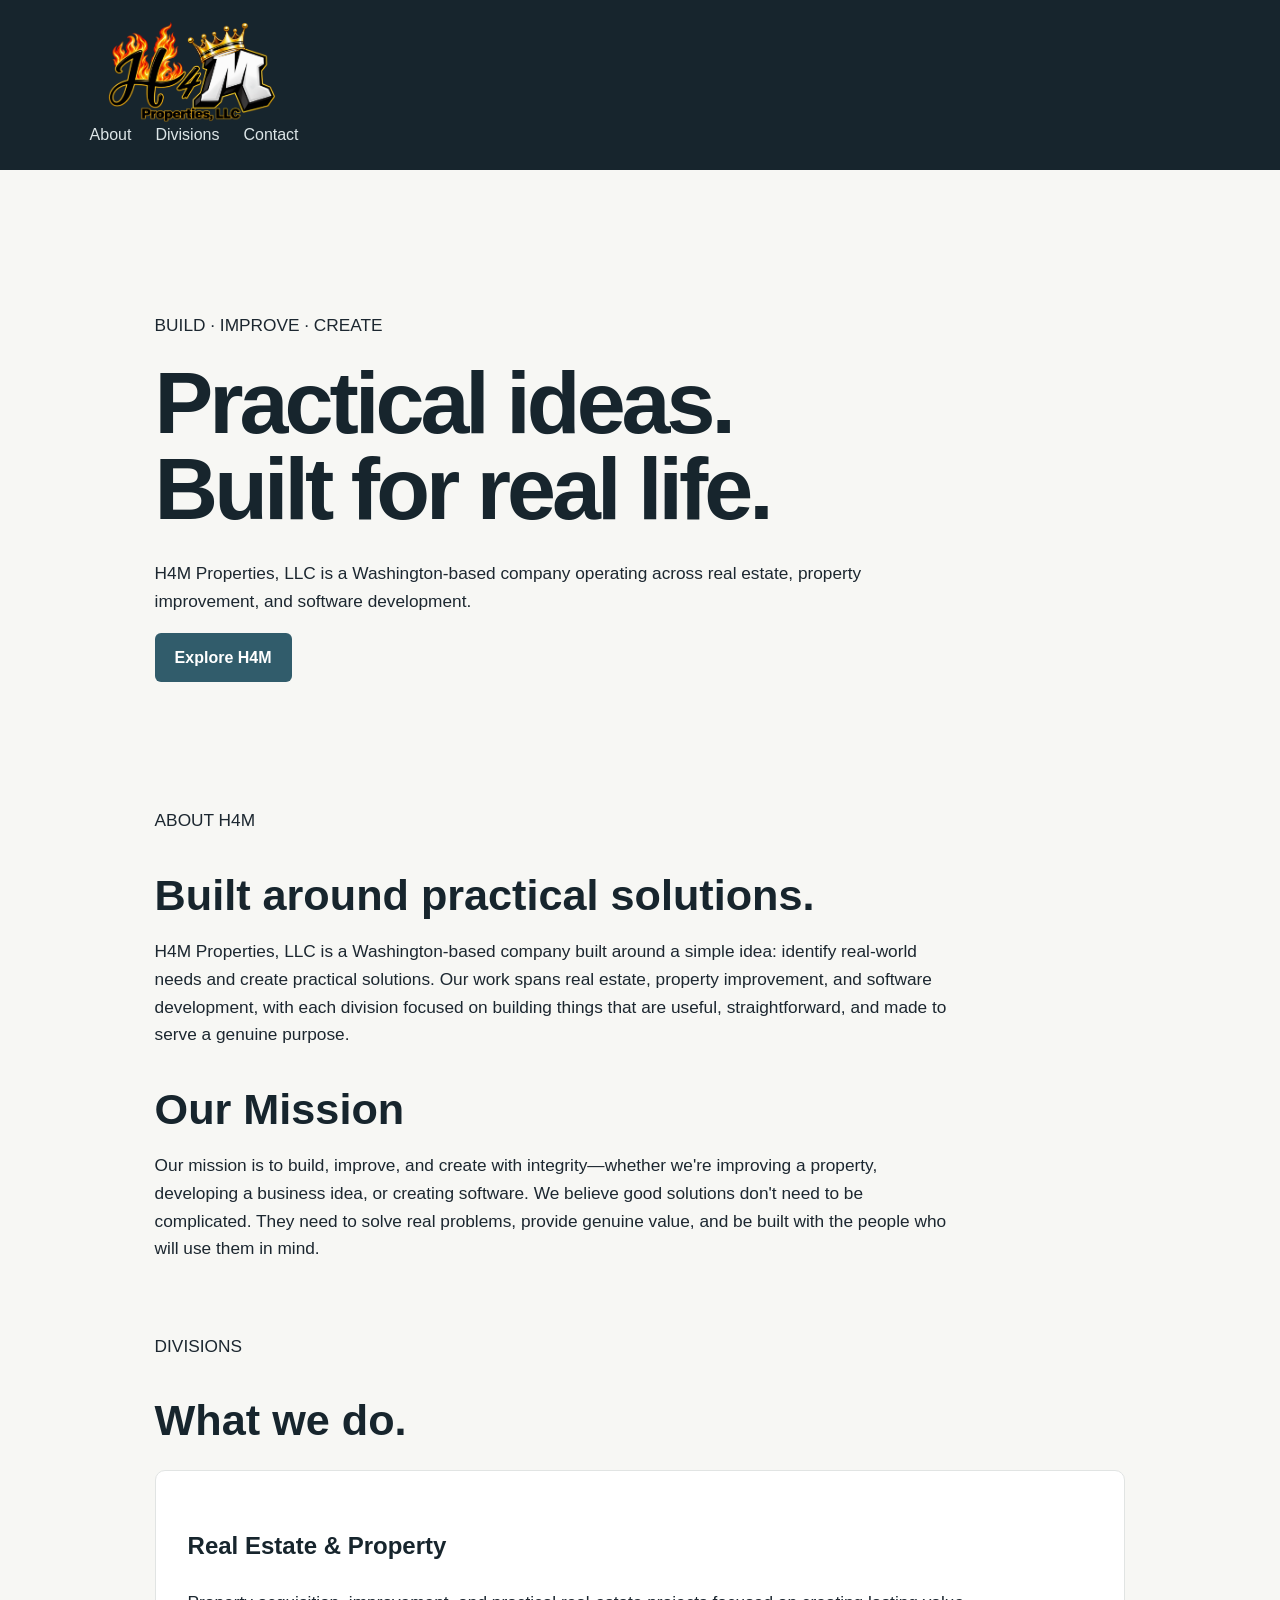
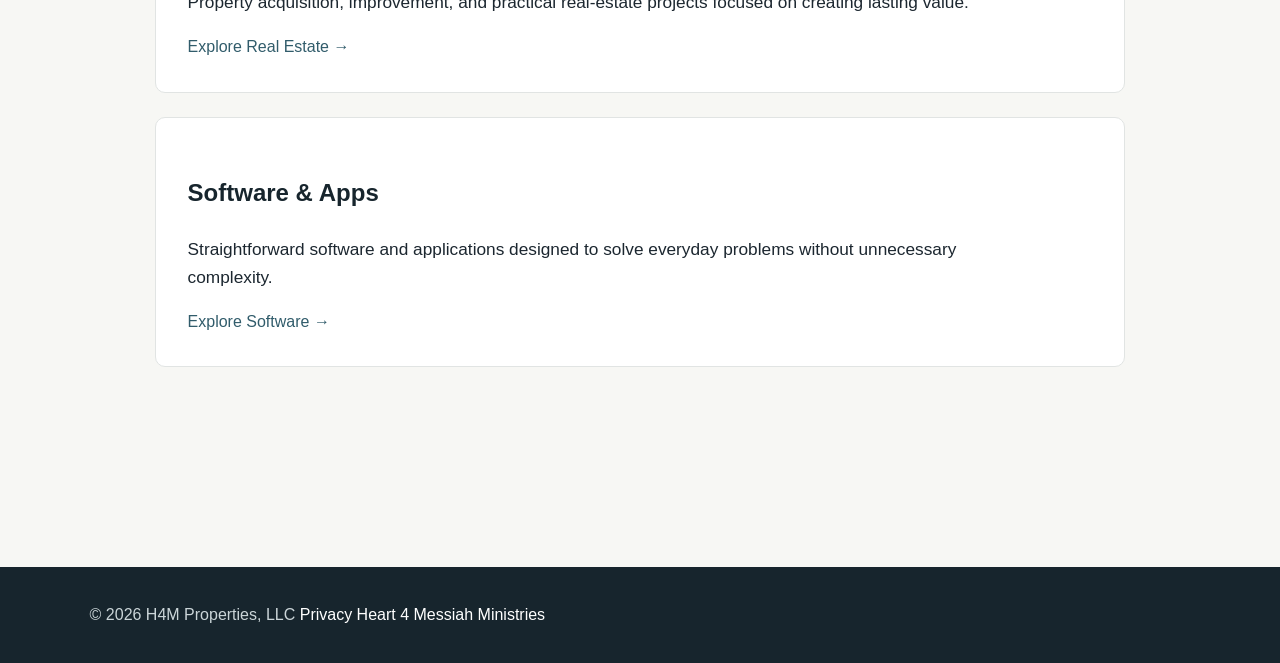
<file: index.html>
<!doctype html>
<html lang="en">
<head>
  <meta charset="utf-8">
  <meta name="viewport" content="width=device-width, initial-scale=1">
  <title>H4M Properties, LLC</title>
  <link rel="stylesheet" href="styles.css">
</head>

<body>

  <header>
    <div class="wrap nav">
      <a class="brand" href="index.html">
        <img src="h4m-logo.png" alt="H4M Properties, LLC">
      </a>

      <nav>
        <a href="#about">About</a>
        <a href="#divisions">Divisions</a>
        <a href="contact.html">Contact</a>
      </nav>
    </div>
  </header>

  <main>

    <section class="hero">
      <div class="wrap">
        <p class="eyebrow">BUILD · IMPROVE · CREATE</p>

        <h1>Practical ideas.<br>Built for real life.</h1>

        <p>
          H4M Properties, LLC is a Washington-based company operating across
          real estate, property improvement, and software development.
        </p>

        <a class="button" href="#about">Explore H4M</a>
      </div>
    </section>

    <section class="section" id="about">
      <div class="wrap content">
        <p class="eyebrow">ABOUT H4M</p>

        <h2>Built around practical solutions.</h2>

        <p>
          H4M Properties, LLC is a Washington-based company built around a
          simple idea: identify real-world needs and create practical solutions.
          Our work spans real estate, property improvement, and software
          development, with each division focused on building things that are
          useful, straightforward, and made to serve a genuine purpose.
        </p>

        <h2>Our Mission</h2>

        <p>
          Our mission is to build, improve, and create with integrity—whether
          we're improving a property, developing a business idea, or creating
          software. We believe good solutions don't need to be complicated.
          They need to solve real problems, provide genuine value, and be built
          with the people who will use them in mind.
        </p>
      </div>
    </section>

    <section class="section" id="divisions">
      <div class="wrap">
        <p class="eyebrow">DIVISIONS</p>

        <h2>What we do.</h2>

        <div class="grid">
          <div class="card">
            <h3>Real Estate &amp; Property</h3>
            <p>
              Property acquisition, improvement, and practical real-estate
              projects focused on creating lasting value.
            </p>
            <a href="real-estate.html">Explore Real Estate →</a>
          </div>

          <div class="card">
            <h3>Software &amp; Apps</h3>
            <p>
              Straightforward software and applications designed to solve
              everyday problems without unnecessary complexity.
            </p>
            <a href="software.html">Explore Software →</a>
          </div>
        </div>
      </div>
    </section>
  </main>
 <footer>
    <div class="wrap foot">
      <span>© 2026 H4M Properties, LLC <a href="privacy.html">Privacy</a></span>
<span><a href="https://heart4messiah.com" target="_blank" rel="noopener noreferrer">Heart 4 Messiah Ministries</a></span>
   </div>
  </footer>
</body>
</html>
</file>
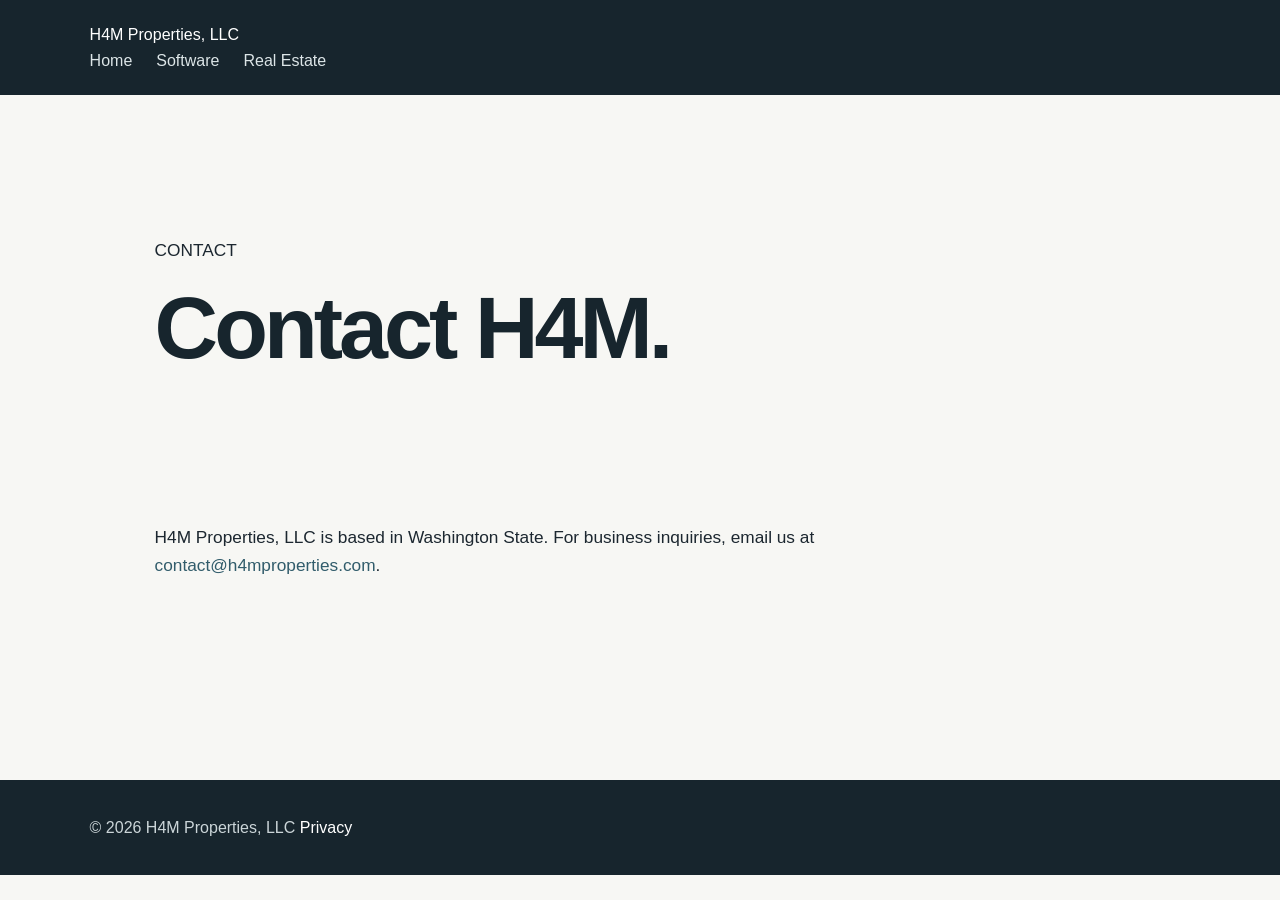
<file: contact.html>
<!doctype html>
<html lang="en">
<head>
  <meta charset="utf-8">
  <meta name="viewport" content="width=device-width, initial-scale=1">
  <title>Contact | H4M Properties, LLC</title>
  <link rel="stylesheet" href="styles.css">
</head>

<body>
  <header>
    <div class="wrap nav">
      <a class="brand" href="index.html">H4M <span>Properties, LLC</span></a>
      <nav>
        <a href="index.html">Home</a>
        <a href="software.html">Software</a>
        <a href="real-estate.html">Real Estate</a>
      </nav>
    </div>
  </header>

  <main>
    <section class="pagehead">
      <div class="wrap">
        <p class="eyebrow">CONTACT</p>
        <h1>Contact H4M.</h1>
      </div>
    </section>

    <section class="section">
      <div class="wrap content">
        <p>
          H4M Properties, LLC is based in Washington State.
          For business inquiries, email us at
          <a href="mailto:contact@h4mproperties.com">contact@h4mproperties.com</a>.
        </p>
      </div>
    </section>
  </main>

  <footer>
    <div class="wrap foot">
      <span>© 2026 H4M Properties, LLC</span>
      <span><a href="privacy.html">Privacy</a></span>
    </div>
  </footer>
</body>
</html>
</file>
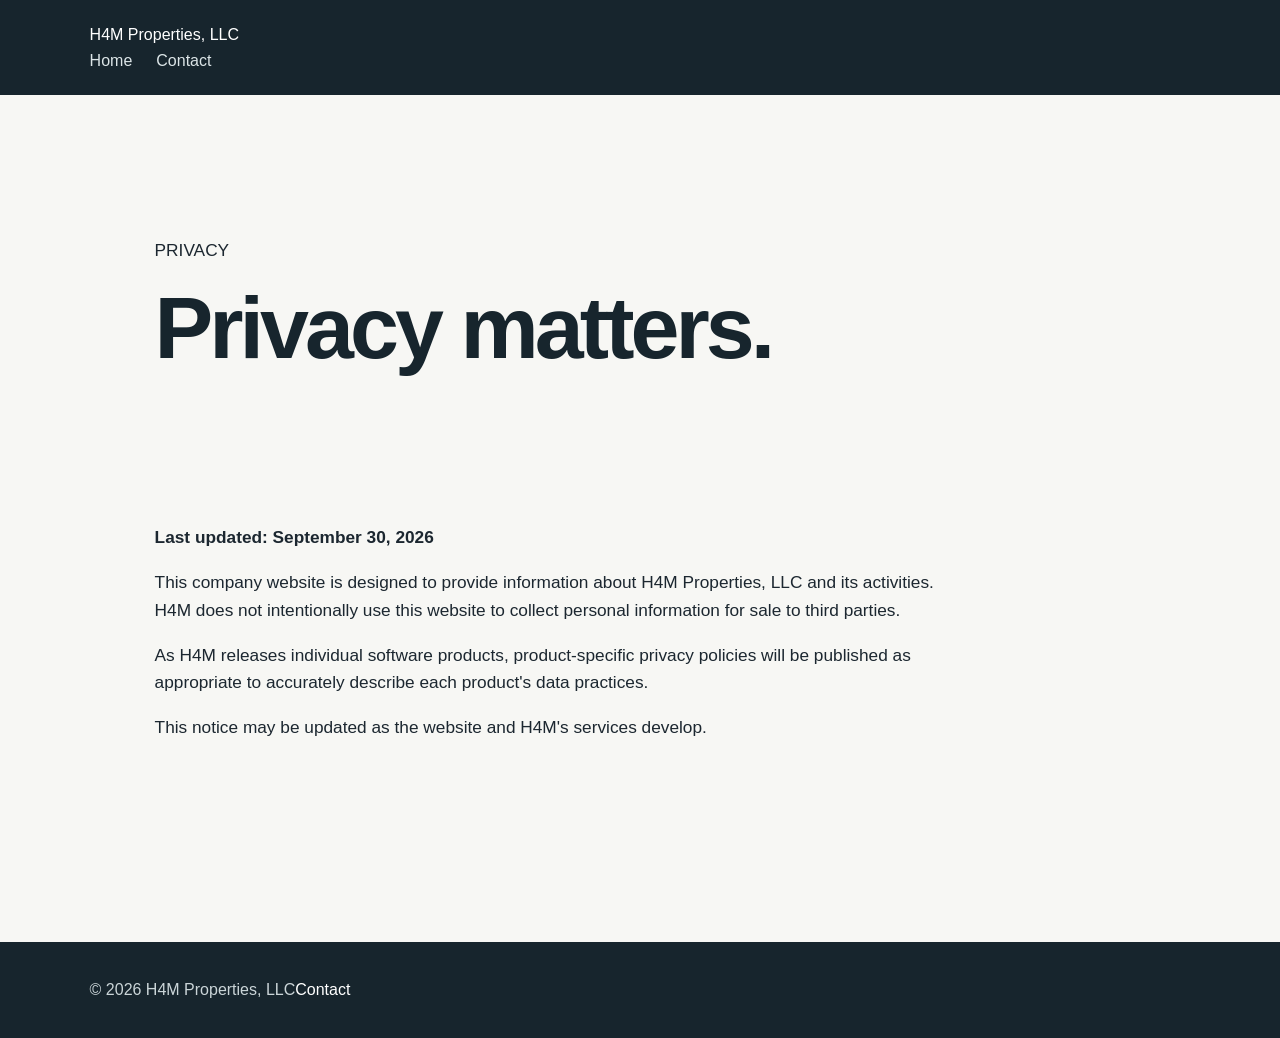
<file: privacy.html>
<!doctype html><html lang="en"><head><meta charset="utf-8"><meta name="viewport" content="width=device-width,initial-scale=1"><title>Privacy | H4M Properties, LLC</title><link rel="stylesheet" href="styles.css"></head><body><header><div class="wrap nav"><a class="brand" href="index.html">H4M <span>Properties, LLC</span></a><nav><a href="index.html">Home</a><a href="contact.html">Contact</a></nav></div></header><main><section class="pagehead"><div class="wrap"><p class="eyebrow">PRIVACY</p><h1>Privacy matters.</h1></div></section><section class="section"><div class="wrap content"><p><strong>Last updated: September 30, 2026</strong></p><p>This company website is designed to provide information about H4M Properties, LLC and its activities. H4M does not intentionally use this website to collect personal information for sale to third parties.</p><p>As H4M releases individual software products, product-specific privacy policies will be published as appropriate to accurately describe each product's data practices.</p><p>This notice may be updated as the website and H4M's services develop.</p></div></section></main><footer><div class="wrap foot"><span>© 2026 H4M Properties, LLC</span><span><a href="contact.html">Contact</a></span></div></footer></body></html>
</file>
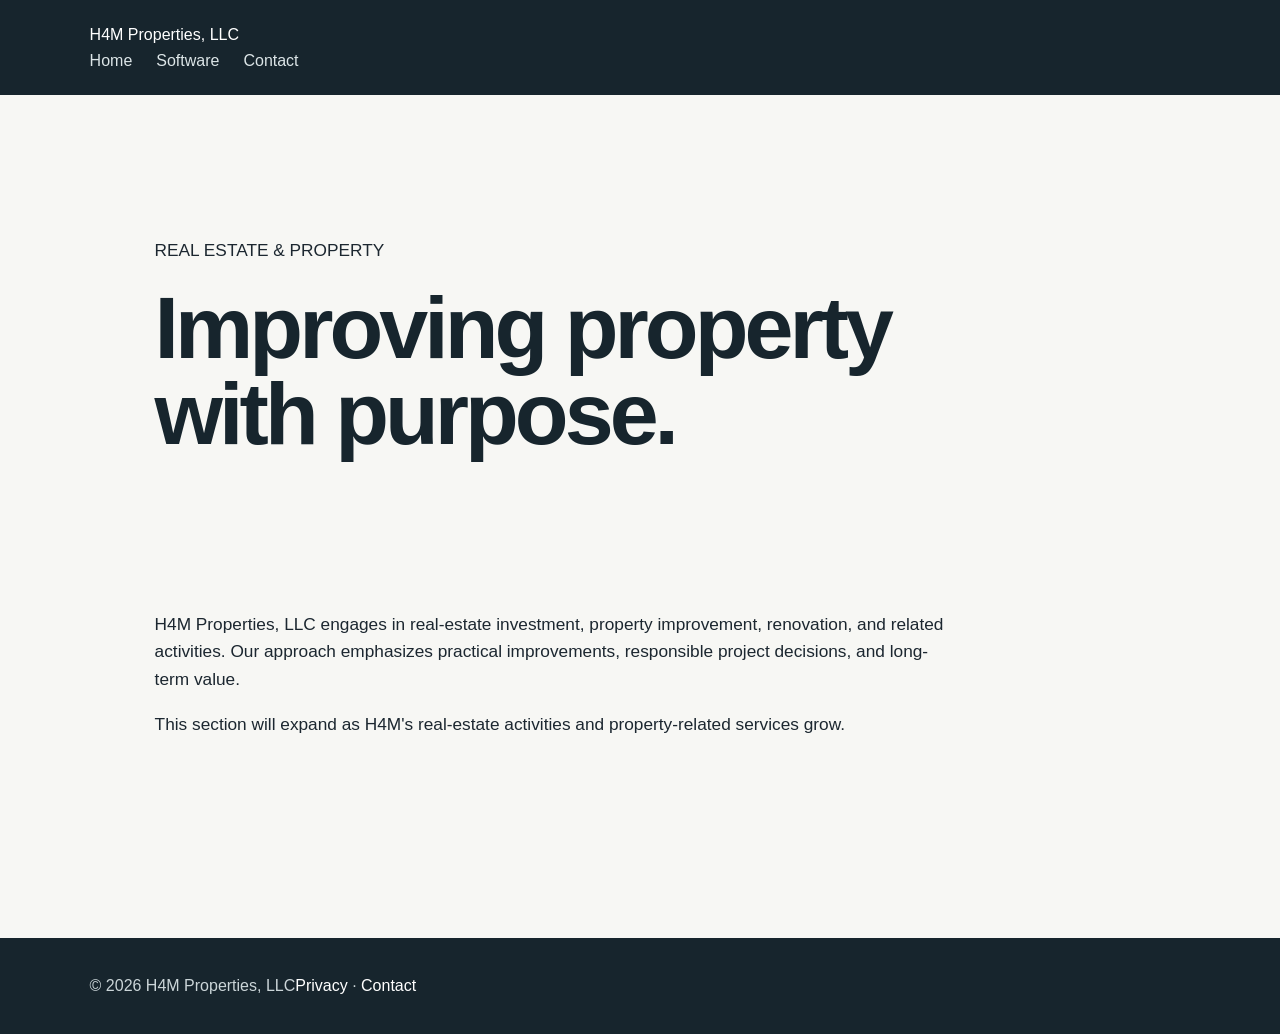
<file: real-estate.html>
<!doctype html><html lang="en"><head><meta charset="utf-8"><meta name="viewport" content="width=device-width,initial-scale=1"><title>Real Estate & Property | H4M Properties, LLC</title><link rel="stylesheet" href="styles.css"></head><body><header><div class="wrap nav"><a class="brand" href="index.html">H4M <span>Properties, LLC</span></a><nav><a href="index.html">Home</a><a href="software.html">Software</a><a href="contact.html">Contact</a></nav></div></header><main><section class="pagehead"><div class="wrap"><p class="eyebrow">REAL ESTATE & PROPERTY</p><h1>Improving property with purpose.</h1></div></section><section class="section"><div class="wrap content"><p>H4M Properties, LLC engages in real-estate investment, property improvement, renovation, and related activities. Our approach emphasizes practical improvements, responsible project decisions, and long-term value.</p><p>This section will expand as H4M's real-estate activities and property-related services grow.</p></div></section></main><footer><div class="wrap foot"><span>© 2026 H4M Properties, LLC</span><span><a href="privacy.html">Privacy</a> · <a href="contact.html">Contact</a></span></div></footer></body></html>
</file>
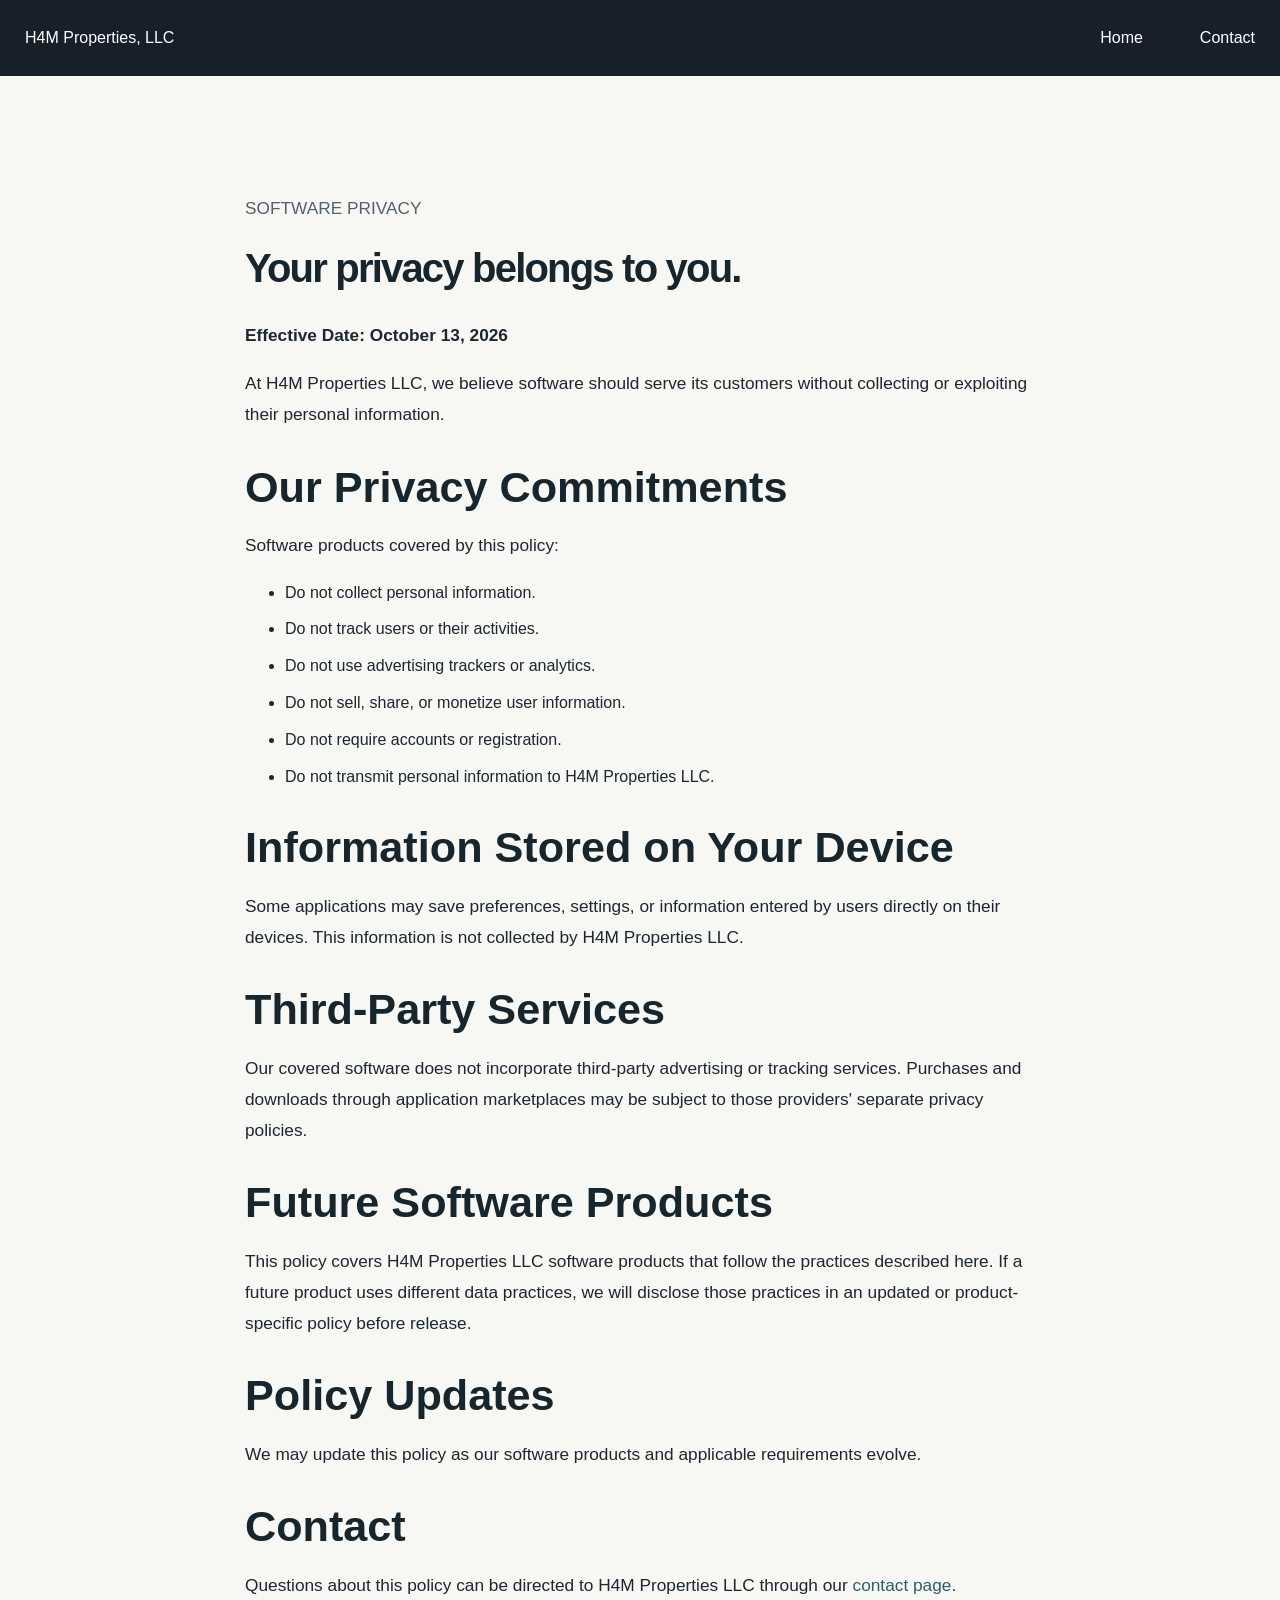
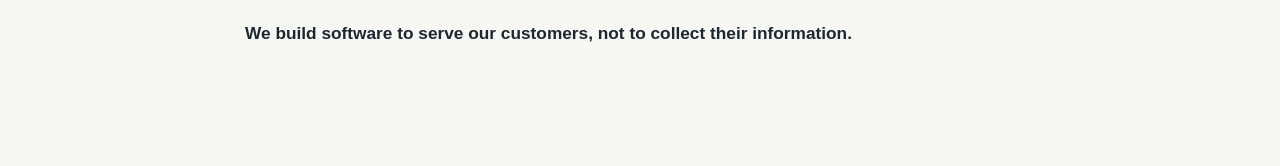
<file: software-privacy.html>
<!DOCTYPE html>
<html lang="en">
<head>
  <meta charset="UTF-8">
  <meta name="viewport" content="width=device-width, initial-scale=1">
  <title>Software Privacy Policy | H4M Properties LLC</title>
  <link rel="stylesheet" href="styles.css">
  <style>
    .policy-container {
      max-width: 850px;
      margin: 70px auto;
      padding: 30px;
      line-height: 1.8;
    }
    .policy-container h1 {
      font-size: 2.5rem;
      line-height: 1.2;
    }
    .policy-container h2 {
      margin-top: 32px;
    }
    .policy-container li {
      margin-bottom: 8px;
    }
  </style>
</head>
<body>
  <header style="background:#17202a;color:white;padding:25px;">
    <div>H4M Properties, LLC</div>
    <nav>
      <a href="index.html" style="color:white;">Home</a>
      &nbsp;&nbsp;
      <a href="contact.html" style="color:white;">Contact</a>
    </nav>
  </header>

  <main class="policy-container">
    <p>SOFTWARE PRIVACY</p>
    <h1>Your privacy belongs to you.</h1>

    <p><strong>Effective Date: October 13, 2026</strong></p>

    <p>At H4M Properties LLC, we believe software should serve
    its customers without collecting or exploiting their
    personal information.</p>

    <h2>Our Privacy Commitments</h2>
    <p>Software products covered by this policy:</p>
    <ul>
      <li>Do not collect personal information.</li>
      <li>Do not track users or their activities.</li>
      <li>Do not use advertising trackers or analytics.</li>
      <li>Do not sell, share, or monetize user information.</li>
      <li>Do not require accounts or registration.</li>
      <li>Do not transmit personal information to H4M Properties LLC.</li>
    </ul>

    <h2>Information Stored on Your Device</h2>
    <p>Some applications may save preferences, settings, or
    information entered by users directly on their devices.
    This information is not collected by H4M Properties LLC.</p>

    <h2>Third-Party Services</h2>
    <p>Our covered software does not incorporate third-party
    advertising or tracking services. Purchases and downloads
    through application marketplaces may be subject to those
    providers' separate privacy policies.</p>

    <h2>Future Software Products</h2>
    <p>This policy covers H4M Properties LLC software products
    that follow the practices described here. If a future
    product uses different data practices, we will disclose
    those practices in an updated or product-specific policy
    before release.</p>

    <h2>Policy Updates</h2>
    <p>We may update this policy as our software products
    and applicable requirements evolve.</p>

    <h2>Contact</h2>
    <p>Questions about this policy can be directed to
    H4M Properties LLC through our
    <a href="contact.html">contact page</a>.</p>

    <p><strong>We build software to serve our customers,
    not to collect their information.</strong></p>
  </main>
</body>
</html>
</file>
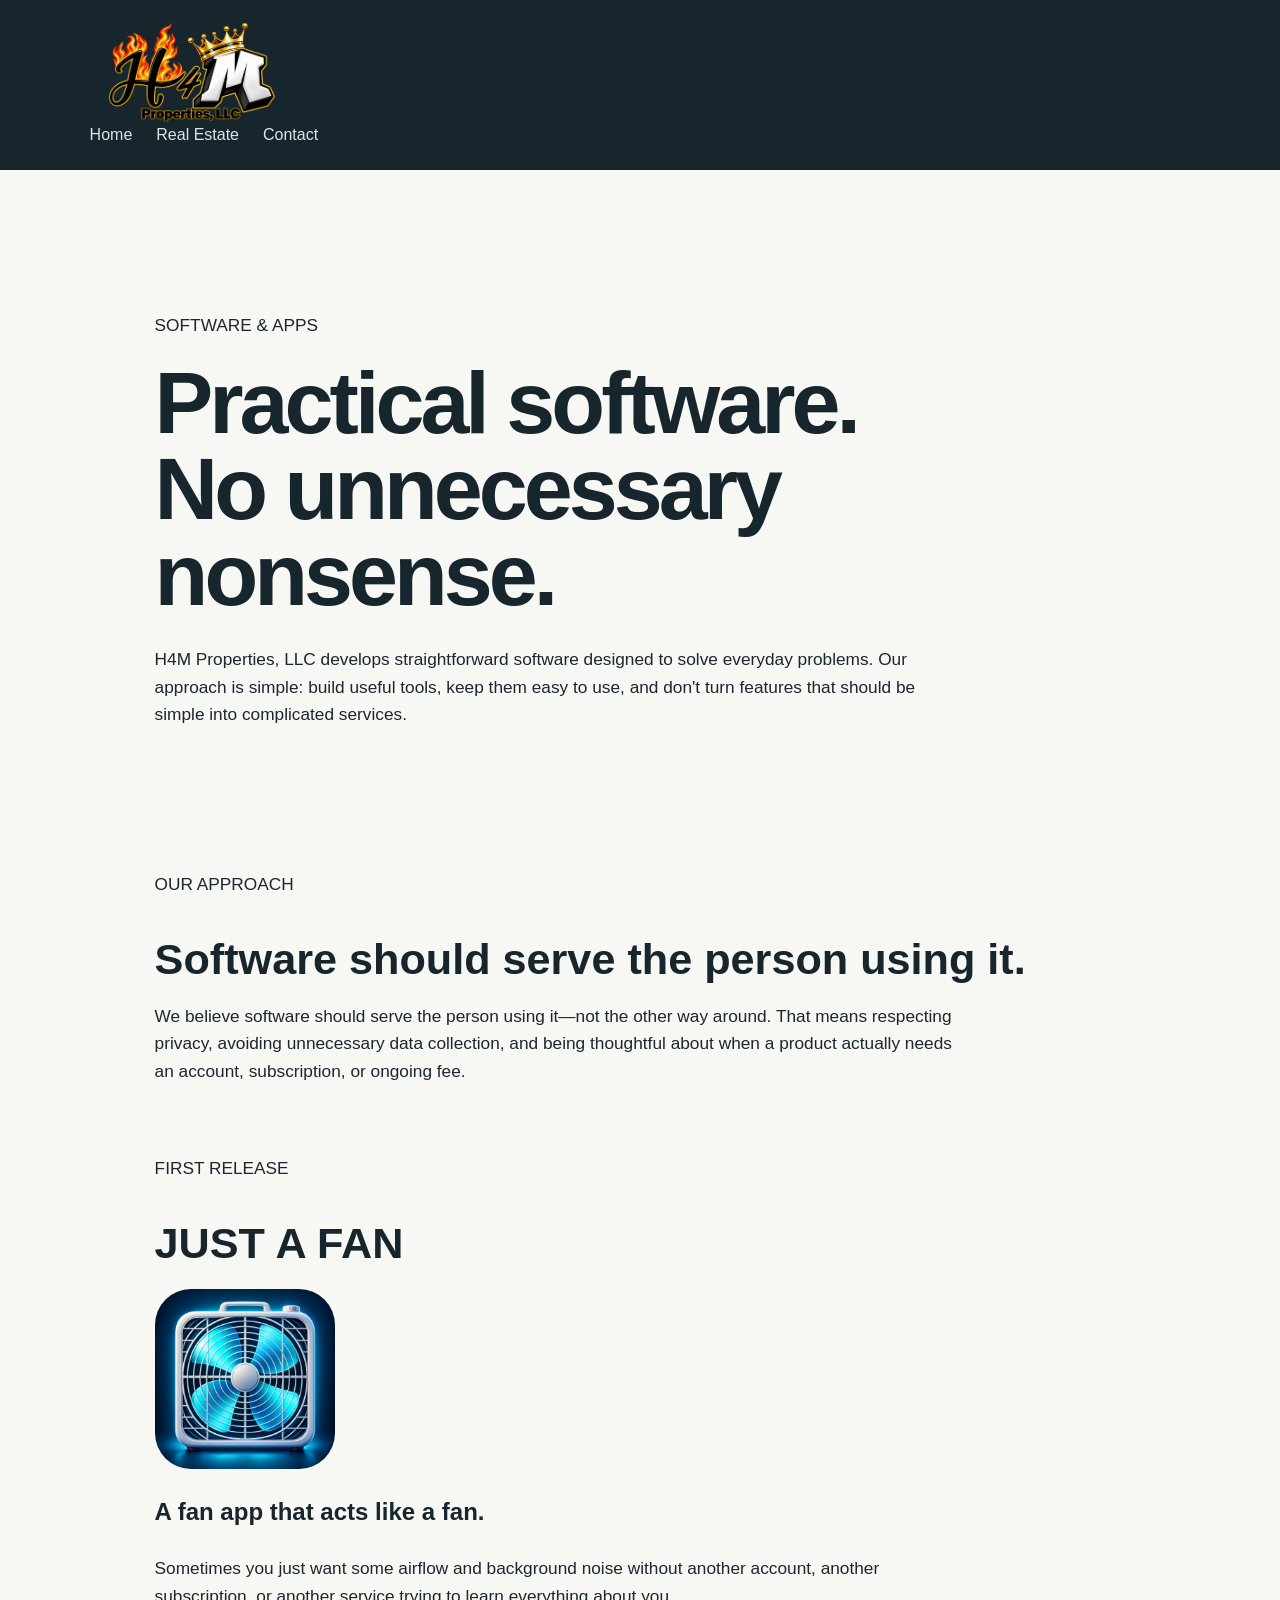
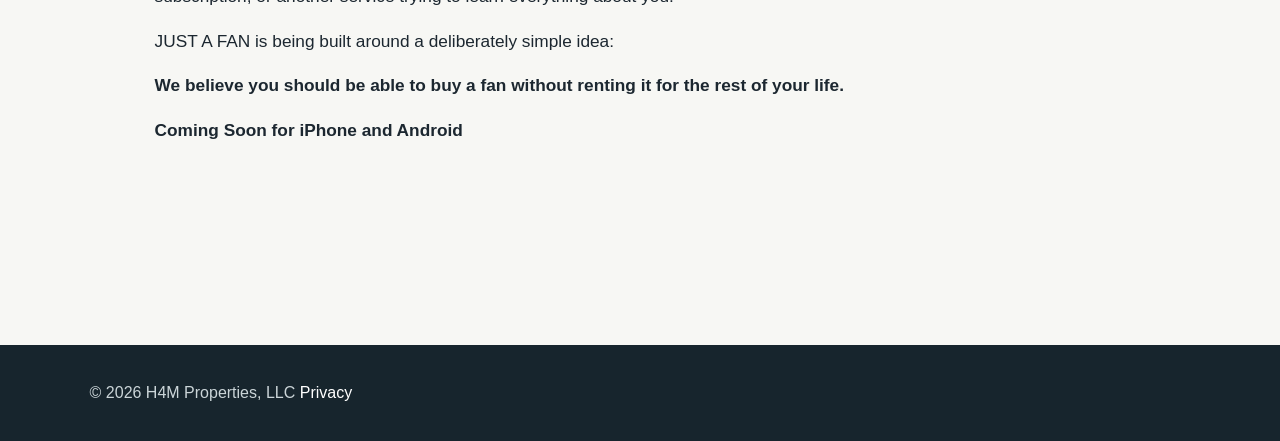
<file: software.html>
<!doctype html>
<html lang="en">
<head>
  <meta charset="utf-8">
  <meta name="viewport" content="width=device-width, initial-scale=1">
  <title>Software & Apps | H4M Properties, LLC</title>
  <link rel="stylesheet" href="styles.css">
</head>

<body>

  <header>
    <div class="wrap nav">
      <a class="brand" href="index.html">
        <img src="h4m-logo.png" alt="H4M Properties, LLC">
      </a>

      <nav>
        <a href="index.html">Home</a>
        <a href="real-estate.html">Real Estate</a>
        <a href="contact.html">Contact</a>
      </nav>
    </div>
  </header>

  <main>

    <section class="pagehead">
      <div class="wrap">
        <p class="eyebrow">SOFTWARE &amp; APPS</p>
        <h1>Practical software.<br>No unnecessary nonsense.</h1>

        <p>
          H4M Properties, LLC develops straightforward software designed to
          solve everyday problems. Our approach is simple: build useful tools,
          keep them easy to use, and don't turn features that should be simple
          into complicated services.
        </p>
      </div>
    </section>

    <section class="section">
      <div class="wrap content">
        <p class="eyebrow">OUR APPROACH</p>

        <h2>Software should serve the person using it.</h2>

        <p>
          We believe software should serve the person using it—not the other
          way around. That means respecting privacy, avoiding unnecessary data
          collection, and being thoughtful about when a product actually needs
          an account, subscription, or ongoing fee.
        </p>
      </div>
    </section>

    <section class="section">
      <div class="wrap content">
        <p class="eyebrow">FIRST RELEASE</p>

        <h2>JUST A FAN</h2>
<img src="JustAFan Icon.png"
     alt="JUST A FAN app icon"
     style="width:180px; height:auto; border-radius:36px; display:block; margin:20px 0;">        <h3>A fan app that acts like a fan.</h3>

        <p>
          Sometimes you just want some airflow and background noise without
          another account, another subscription, or another service trying to
          learn everything about you.
        </p>

        <p>
          JUST A FAN is being built around a deliberately simple idea:
        </p>

        <p>
          <strong>
            We believe you should be able to buy a fan without renting it for
            the rest of your life.
          </strong>
        </p>

        <p><strong>Coming Soon for iPhone and Android</strong></p>
      </div>
    </section>

  </main>

  <footer>
    <div class="wrap foot">
      <span>© 2026 H4M Properties, LLC</span>
      <span><a href="privacy.html">Privacy</a></span>
    </div>
  </footer>

</body>
</html>
</file>
<file: styles.css>
* {
  box-sizing: border-box;
}

html {
  scroll-behavior: smooth;
}

body {
  margin: 0;
  font-family: -apple-system, BlinkMacSystemFont, "Segoe UI", Arial, sans-serif;
  color: #1c2730;
  background: #f7f7f4;
  line-height: 1.6;
}

a {
  color: #315c6b;
  text-decoration: none;
}

a:hover {
  color: #1e3f4a;
}

header {
  background: #17252d;
  color: white;
  padding: 22px 7%;
  display: flex;
  align-items: center;
  justify-content: space-between;
  gap: 30px;
}

header a {
  color: white;
}

header > a:first-child {
  font-size: 1.35rem;
  font-weight: 700;
  letter-spacing: .02em;
}

nav {
  display: flex;
  gap: 24px;
  flex-wrap: wrap;
}

nav a {
  color: #dce5e7;
  font-weight: 500;
}

nav a:hover {
  color: white;
}

main {
  max-width: 1150px;
  margin: 0 auto;
  padding: 70px 7%;
}

section {
  margin-bottom: 70px;
}

h1 {
  font-size: clamp(2.8rem, 7vw, 5.5rem);
  line-height: .98;
  letter-spacing: -.045em;
  margin: 20px 0 28px;
  max-width: 850px;
  color: #17252d;
}

h2 {
  font-size: clamp(1.8rem, 4vw, 2.7rem);
  line-height: 1.15;
  color: #17252d;
  margin-bottom: 18px;
}

h3 {
  font-size: 1.5rem;
  color: #17252d;
}

p {
  max-width: 800px;
  font-size: 1.08rem;
}

main > p:first-of-type,
section > p:first-of-type {
  color: #52616a;
}

.hero,
main > section:first-child {
  padding: 55px 0;
}

.card,
article {
  background: white;
  padding: 32px;
  margin: 24px 0;
  border-radius: 10px;
  border: 1px solid #e1e4e3;
}

footer {
  background: #17252d;
  color: #cbd5d8;
  padding: 35px 7%;
  margin-top: 60px;
}

footer a {
  color: white;
}

button,
.button {
  display: inline-block;
  background: #315c6b;
  color: white;
  padding: 12px 20px;
  border-radius: 6px;
  border: 0;
  font-weight: 600;
}

button:hover,
.button:hover {
  background: #244a57;
  color: white;
}

@media (max-width: 700px) {
  header {
    align-items: flex-start;
    flex-direction: column;
  }

  nav {
    gap: 15px;
  }

  main {
    padding-top: 45px;
  }

  h1 {
    font-size: 3rem;
  }
}

.brand img {
  height: 100px;
  width: auto;
  display: block;
}
</file>
